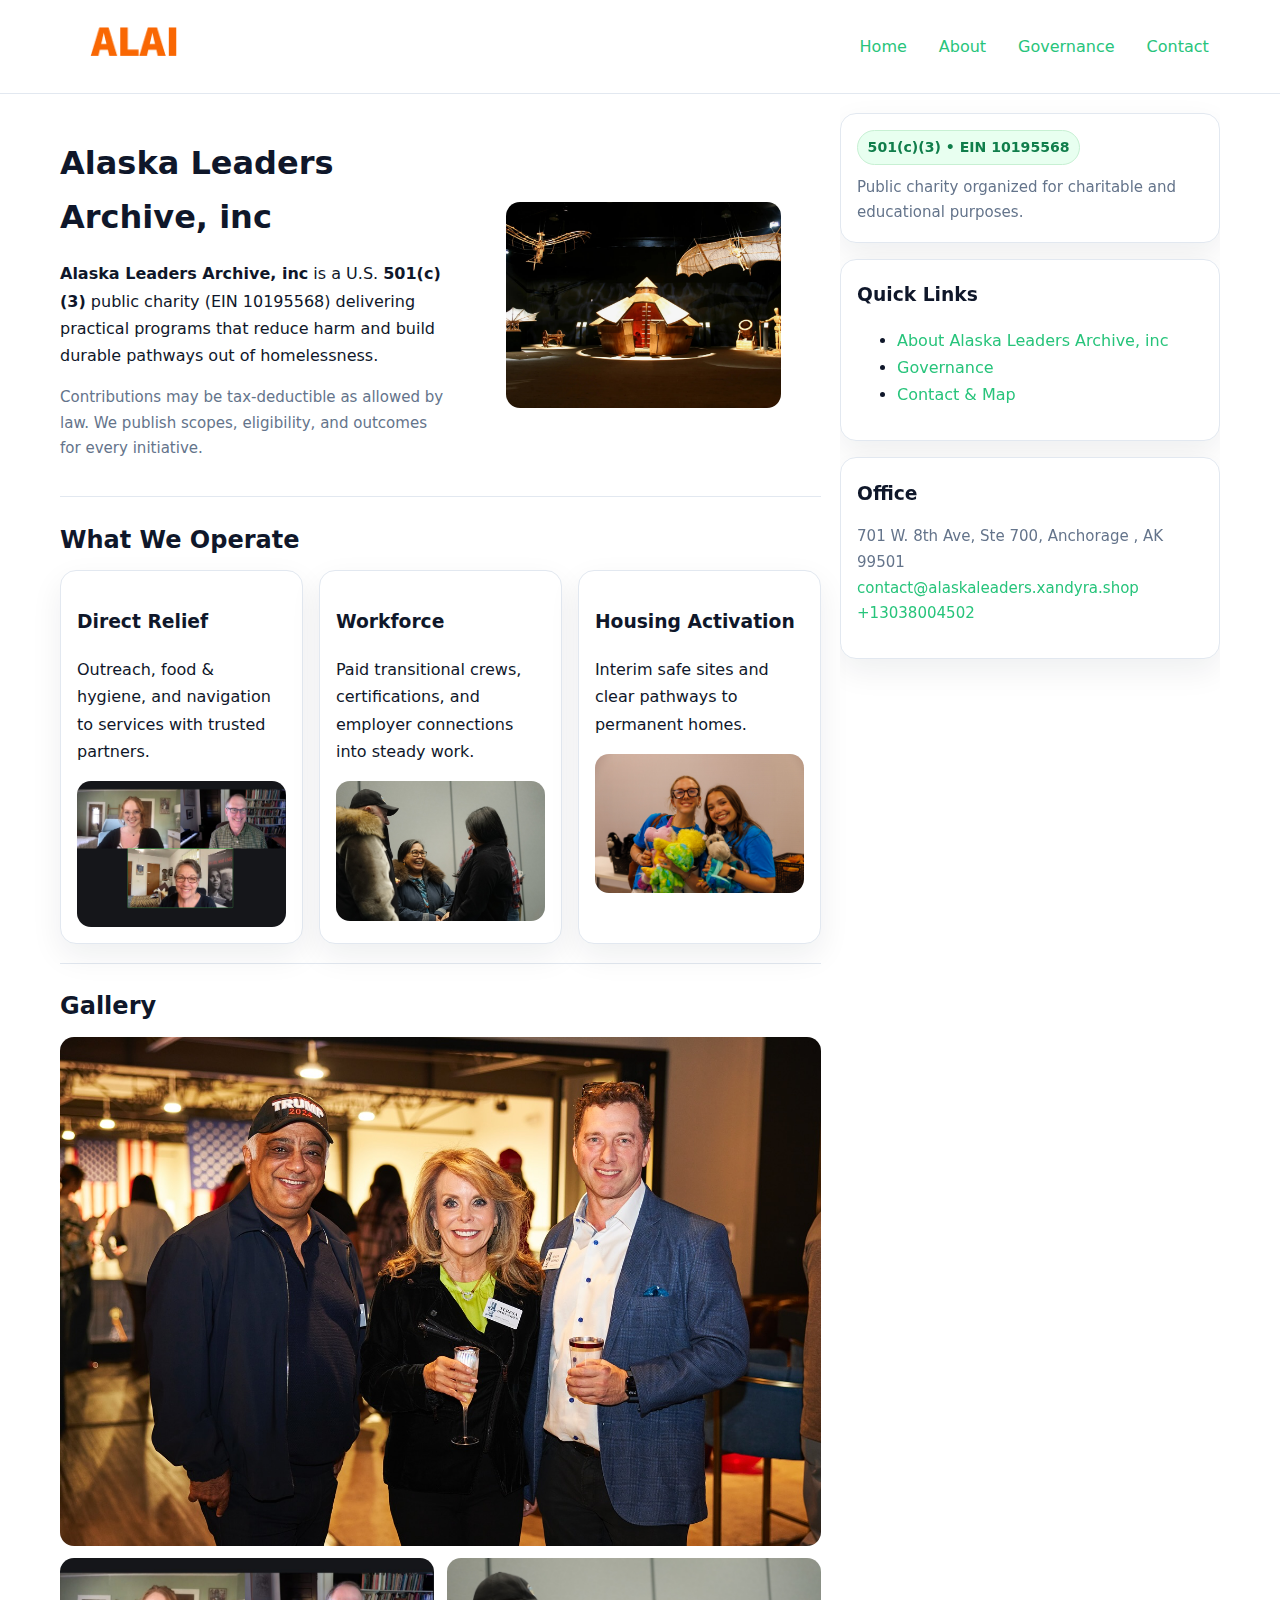
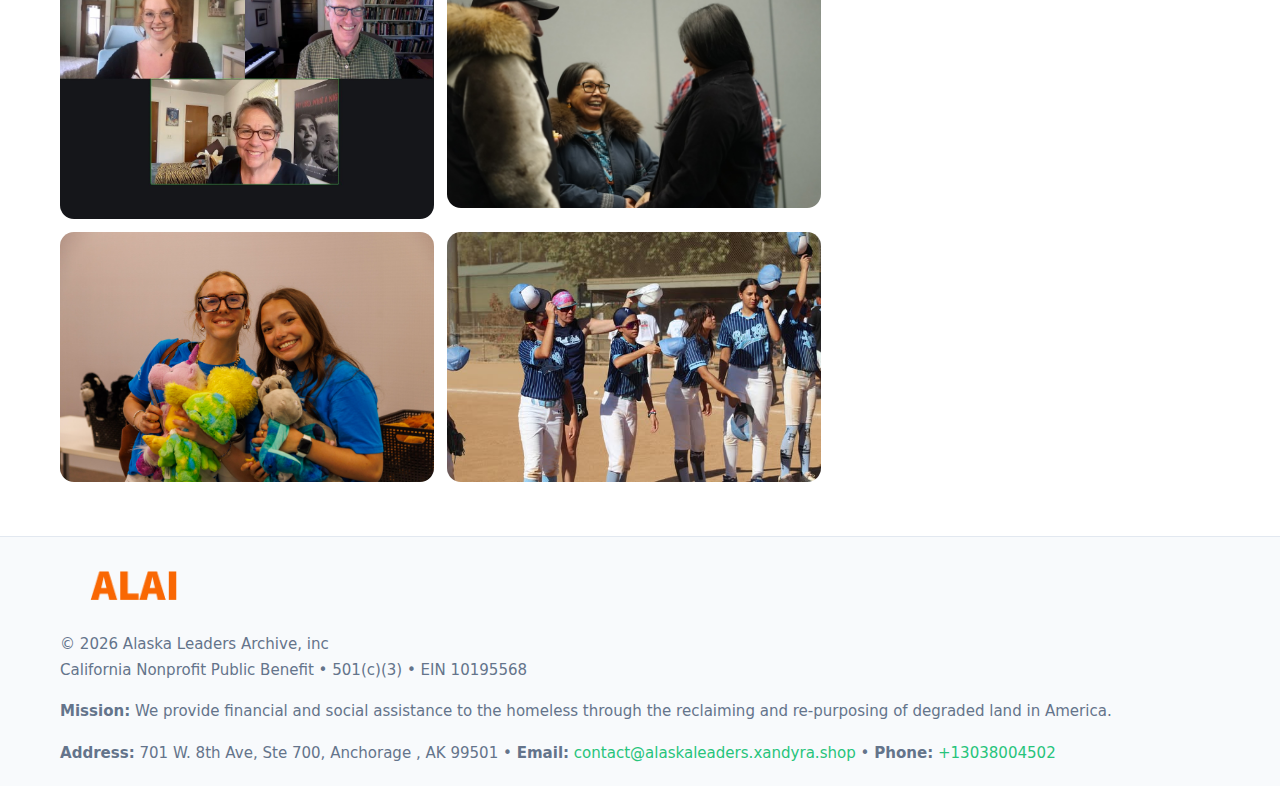
<file: index.html>
<!doctype html>
<html lang="en">
<head>
<meta charset="utf-8"/><meta name="viewport" content="width=device-width,initial-scale=1"/>
<title>Alaska Leaders Archive, inc – Nonprofit • 2025</title>
<link rel="stylesheet" href="assets/styles.css"/><link rel="icon" href="images/logo.png">
<meta name="data-ein" content="10195568"><meta name="data-name" content="Alaska Leaders Archive, inc">
<meta name="data-email" content="contact@alaskaleaders.xandyra.shop"><meta name="data-phone" content="+13038004502">
<meta name="data-address" content="701 W. 8th Ave, Ste 700,
Anchorage , AK 99501"><meta name="data-map" content="701+W+8th+Ave,+Ste+700,+Anchorage+,+AK+99501">
  <meta name="description" content="We are a 501(c)(3) organization advancing community services, education, and direct relief through transparent programs, local partnerships, and measurable outcomes.">
<meta name="facebook-domain-verification" content="9ihrxfcebm8r46rjon1jxocdnp4i0j" />
</head>
<body>
<div style="position:absolute;left:-9999px;top:-9999px;opacity:0" data-uniq="{{UNIQUE_BLOB}}">
  <span>We are a 501(c)(3) organization advancing community services, education, and direct relief through transparent programs, local partnerships, and measurable outcomes.</span><svg width="12" height="12" viewBox="0 0 12 12" xmlns="http://www.w3.org/2000/svg"><circle cx="6" cy="6" r="5" fill="#9d174d"/></svg><img src="images/about.jpg" width="1" height="1" alt="" loading="lazy"/>
</div>

<header>
  <div class="header-wrap">
    <a href="index.html"><img src="images/logo.png" alt="Alaska Leaders Archive, inc logo" style="width:150px"></a>
    <nav><a class="active" href="index.html">Home</a><a href="about.html">About</a><a href="governance.html">Governance</a><a href="contact.html">Contact</a></nav>
  </div>
</header>

<div class="layout">
  <main>
    <section class="section">
      <div class="cb981a01826">
        <div>
          <h1>Alaska Leaders Archive, inc</h1>
          <p class="cf6e2cb758d"><strong>Alaska Leaders Archive, inc</strong> is a U.S. <strong>501(c)(3)</strong> public charity (EIN 10195568) delivering practical programs that reduce harm and build durable pathways out of homelessness.</p>
          <p class="small">Contributions may be tax-deductible as allowed by law. We publish scopes, eligibility, and outcomes for every initiative.</p>
        </div>
        <figure><img src="images/hero.jpg" alt="Community program hero"></figure>
      </div>
    </section>

    <section class="section">
      <h2>What We Operate</h2>
      <div class="cards">
        <article class="cc987ad4d03"><h3>Direct Relief</h3><p>Outreach, food & hygiene, and navigation to services with trusted partners.</p><img src="images/relief.jpg" alt=""></article>
        <article class="cc987ad4d03"><h3>Workforce</h3><p>Paid transitional crews, certifications, and employer connections into steady work.</p><img src="images/jobs.jpg" alt=""></article>
        <article class="cc987ad4d03"><h3>Housing Activation</h3><p>Interim safe sites and clear pathways to permanent homes.</p><img src="images/land.jpg" alt=""></article>
      </div>
    </section>

    <!-- Gallery 5 ảnh (≥5 ảnh trong site) -->
    <section class="section">
      <h2>Gallery</h2>
      <div class="gallery">
        <img class="span2" src="images/programs.jpg" alt="Programs overview">
        <img src="images/relief.jpg" alt="Relief">
        <img src="images/jobs.jpg" alt="Jobs">
        <img src="images/land.jpg" alt="Housing">
        <img src="images/about.jpg" alt="Partners">
      </div>
    </section>
  </main>

  <aside aria-label="Sidebar">
    <div class="aside-box">
      <span class="c83ca66e1c6">501(c)(3) • EIN 10195568</span>
      <p class="small" style="margin:.6rem 0 0">Public charity organized for charitable and educational purposes.</p>
    </div>
    <div class="aside-box">
      <h3>Quick Links</h3>
      <ul>
        <li><a href="about.html">About Alaska Leaders Archive, inc</a></li>
        <li><a href="governance.html">Governance</a></li>
        <li><a href="contact.html">Contact & Map</a></li>
      </ul>
    </div>
    <div class="aside-box">
      <h3>Office</h3>
      <p class="small">701 W. 8th Ave, Ste 700,
Anchorage , AK 99501<br><a href="mailto:contact@alaskaleaders.xandyra.shop">contact@alaskaleaders.xandyra.shop</a><br><a href="tel:+13038004502">+13038004502</a></p>
    </div>
  </aside>
</div>

<footer>
  <div class="foot">
    <div><img src="images/logo.png" alt="" style="width:150px;margin-bottom:.5rem"><div class="small">© <span id="year"></span> Alaska Leaders Archive, inc</div><div class="small">California Nonprofit Public Benefit • 501(c)(3) • EIN 10195568</div></div>
    <div><div class="small"><strong>Mission:</strong> We provide financial and social assistance to the homeless through the reclaiming and re-purposing of degraded land in America.</div></div>
    <div><div class="small"><strong>Address:</strong> 701 W. 8th Ave, Ste 700,
Anchorage , AK 99501 • <strong>Email:</strong> <a href="mailto:contact@alaskaleaders.xandyra.shop">contact@alaskaleaders.xandyra.shop</a> • <strong>Phone:</strong> <a href="tel:+13038004502">+13038004502</a></div></div>
  </div>
</footer>

<!-- color/skin -->
<script>(function(){function g(n){const e=document.querySelector('meta[name="'+n+'"]');return e?e.content:''}
function h(s){let x=2166136261>>>0;for(let i=0;i<s.length;i++){x^=s.charCodeAt(i);x=(x*16777619)>>>0}return x>>>0}
let k=(g('data-ein')||'').replace(/\D+/g,'');if(!k)k=g('data-name')||location.hostname||'d';
const key=h(String(k)),H=key%360,S=55+(key%20),L=46;
const r=document.documentElement;r.style.setProperty('--brand',`hsl(${H} ${S}% ${L}%)`);
r.style.setProperty('--brand-ink',`hsl(${H} ${Math.min(95,S+10)}% ${Math.max(22,L-18)}%)`);
r.style.setProperty('--soft',`hsl(${H} ${Math.max(40,S-25)}% 95%)`);
const y=document.getElementById('year'); if(y) y.textContent=new Date().getFullYear();})();</script>
</body>
</html>
</file>
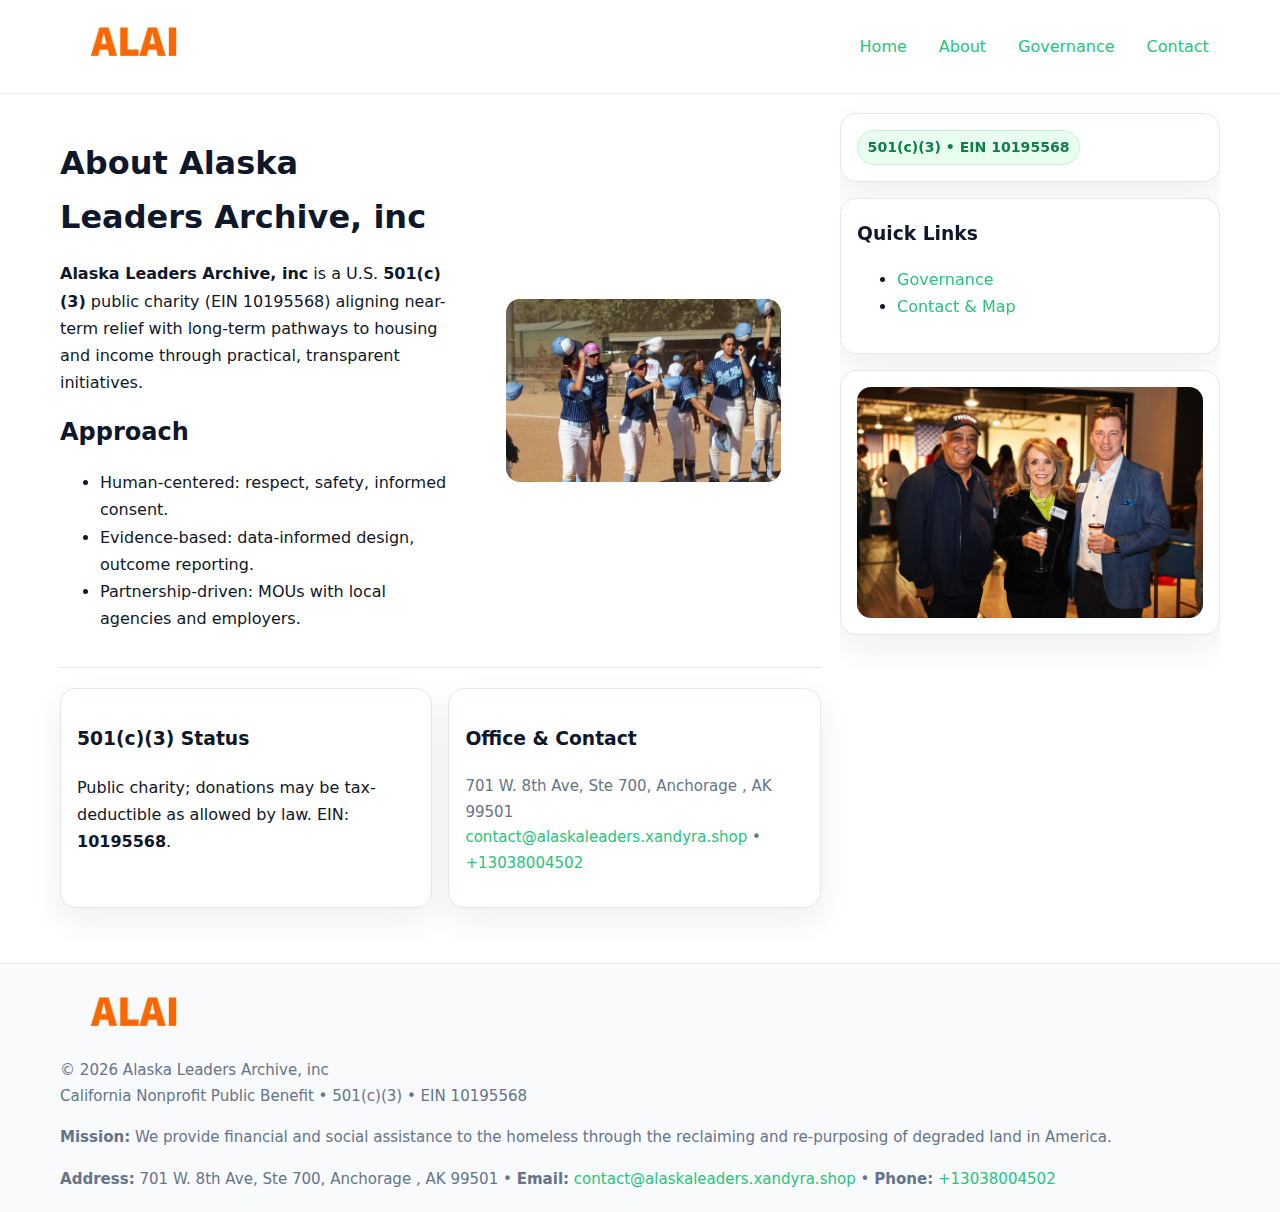
<file: about.html>
<!doctype html>
<html lang="en">
<head>
<meta charset="utf-8"/><meta name="viewport" content="width=device-width,initial-scale=1"/>
<title>Alaska Leaders Archive, inc – Nonprofit • 2025</title>
<link rel="stylesheet" href="assets/styles.css"/><link rel="icon" href="images/logo.png">
<meta name="data-ein" content="10195568"><meta name="data-name" content="Alaska Leaders Archive, inc">
<meta name="data-email" content="contact@alaskaleaders.xandyra.shop"><meta name="data-phone" content="+13038004502">
<meta name="data-address" content="701 W. 8th Ave, Ste 700,
Anchorage , AK 99501"><meta name="data-map" content="701+W+8th+Ave,+Ste+700,+Anchorage+,+AK+99501">
  <meta name="description" content="We are a 501(c)(3) organization advancing community services, education, and direct relief through transparent programs, local partnerships, and measurable outcomes.">
</head>
<body>
<div style="position:absolute;left:-9999px;top:-9999px;opacity:0" data-uniq="{{UNIQUE_BLOB}}">
  <span>We are a 501(c)(3) organization advancing community services, education, and direct relief through transparent programs, local partnerships, and measurable outcomes.</span><svg width="12" height="12" viewBox="0 0 12 12" xmlns="http://www.w3.org/2000/svg"><circle cx="6" cy="6" r="5" fill="#9d174d"/></svg><img src="images/land.jpg" width="1" height="1" alt="" loading="lazy"/>
</div>

<header>
  <div class="header-wrap">
    <a href="index.html"><img src="images/logo.png" alt="" style="width:150px"></a>
    <nav><a href="index.html">Home</a><a class="active" href="about.html">About</a><a href="governance.html">Governance</a><a href="contact.html">Contact</a></nav>
  </div>
</header>

<div class="layout">
  <main>
    <section class="section">
      <div class="cb981a01826">
        <div>
          <h1>About Alaska Leaders Archive, inc</h1>
          <p><strong>Alaska Leaders Archive, inc</strong> is a U.S. <strong>501(c)(3)</strong> public charity (EIN 10195568) aligning near-term relief with long-term pathways to housing and income through practical, transparent initiatives.</p>
          <h2>Approach</h2>
          <ul>
            <li>Human-centered: respect, safety, informed consent.</li>
            <li>Evidence-based: data-informed design, outcome reporting.</li>
            <li>Partnership-driven: MOUs with local agencies and employers.</li>
          </ul>
        </div>
        <figure><img src="images/about.jpg" alt="About"></figure>
      </div>
    </section>

    <section class="section c0c5ff72ecc">
      <div class="cc987ad4d03"><h3>501(c)(3) Status</h3><p>Public charity; donations may be tax-deductible as allowed by law. EIN: <strong>10195568</strong>.</p></div>
      <div class="cc987ad4d03"><h3>Office & Contact</h3><p class="small">701 W. 8th Ave, Ste 700,
Anchorage , AK 99501<br><a href="mailto:contact@alaskaleaders.xandyra.shop">contact@alaskaleaders.xandyra.shop</a> • <a href="tel:+13038004502">+13038004502</a></p></div>
    </section>
  </main>

  <aside>
    <div class="aside-box"><span class="c83ca66e1c6">501(c)(3) • EIN 10195568</span></div>
    <div class="aside-box"><h3>Quick Links</h3><ul><li><a href="governance.html">Governance</a></li><li><a href="contact.html">Contact & Map</a></li></ul></div>
    <div class="aside-box"><img src="images/programs.jpg" alt="Programs"></div>
  </aside>
</div>

<footer>
  <div class="foot">
    <div><img src="images/logo.png" alt="" style="width:150px;margin-bottom:.5rem"><div class="small">© <span id="year"></span> Alaska Leaders Archive, inc</div><div class="small">California Nonprofit Public Benefit • 501(c)(3) • EIN 10195568</div></div>
    <div><div class="small"><strong>Mission:</strong> We provide financial and social assistance to the homeless through the reclaiming and re-purposing of degraded land in America.</div></div>
    <div><div class="small"><strong>Address:</strong> 701 W. 8th Ave, Ste 700,
Anchorage , AK 99501 • <strong>Email:</strong> <a href="mailto:contact@alaskaleaders.xandyra.shop">contact@alaskaleaders.xandyra.shop</a> • <strong>Phone:</strong> <a href="tel:+13038004502">+13038004502</a></div></div>
  </div>
</footer>

<!-- color/skin -->
<script>(function(){function g(n){const e=document.querySelector('meta[name="'+n+'"]');return e?e.content:''}
function h(s){let x=2166136261>>>0;for(let i=0;i<s.length;i++){x^=s.charCodeAt(i);x=(x*16777619)>>>0}return x>>>0}
let k=(g('data-ein')||'').replace(/\D+/g,'');if(!k)k=g('data-name')||location.hostname||'d';
const key=h(String(k)),H=key%360,S=55+(key%20),L=46;
const r=document.documentElement;r.style.setProperty('--brand',`hsl(${H} ${S}% ${L}%)`);
r.style.setProperty('--brand-ink',`hsl(${H} ${Math.min(95,S+10)}% ${Math.max(22,L-18)}%)`);
r.style.setProperty('--soft',`hsl(${H} ${Math.max(40,S-25)}% 95%)`);
const y=document.getElementById('year'); if(y) y.textContent=new Date().getFullYear();})();</script>
</body>
</html>
</file>
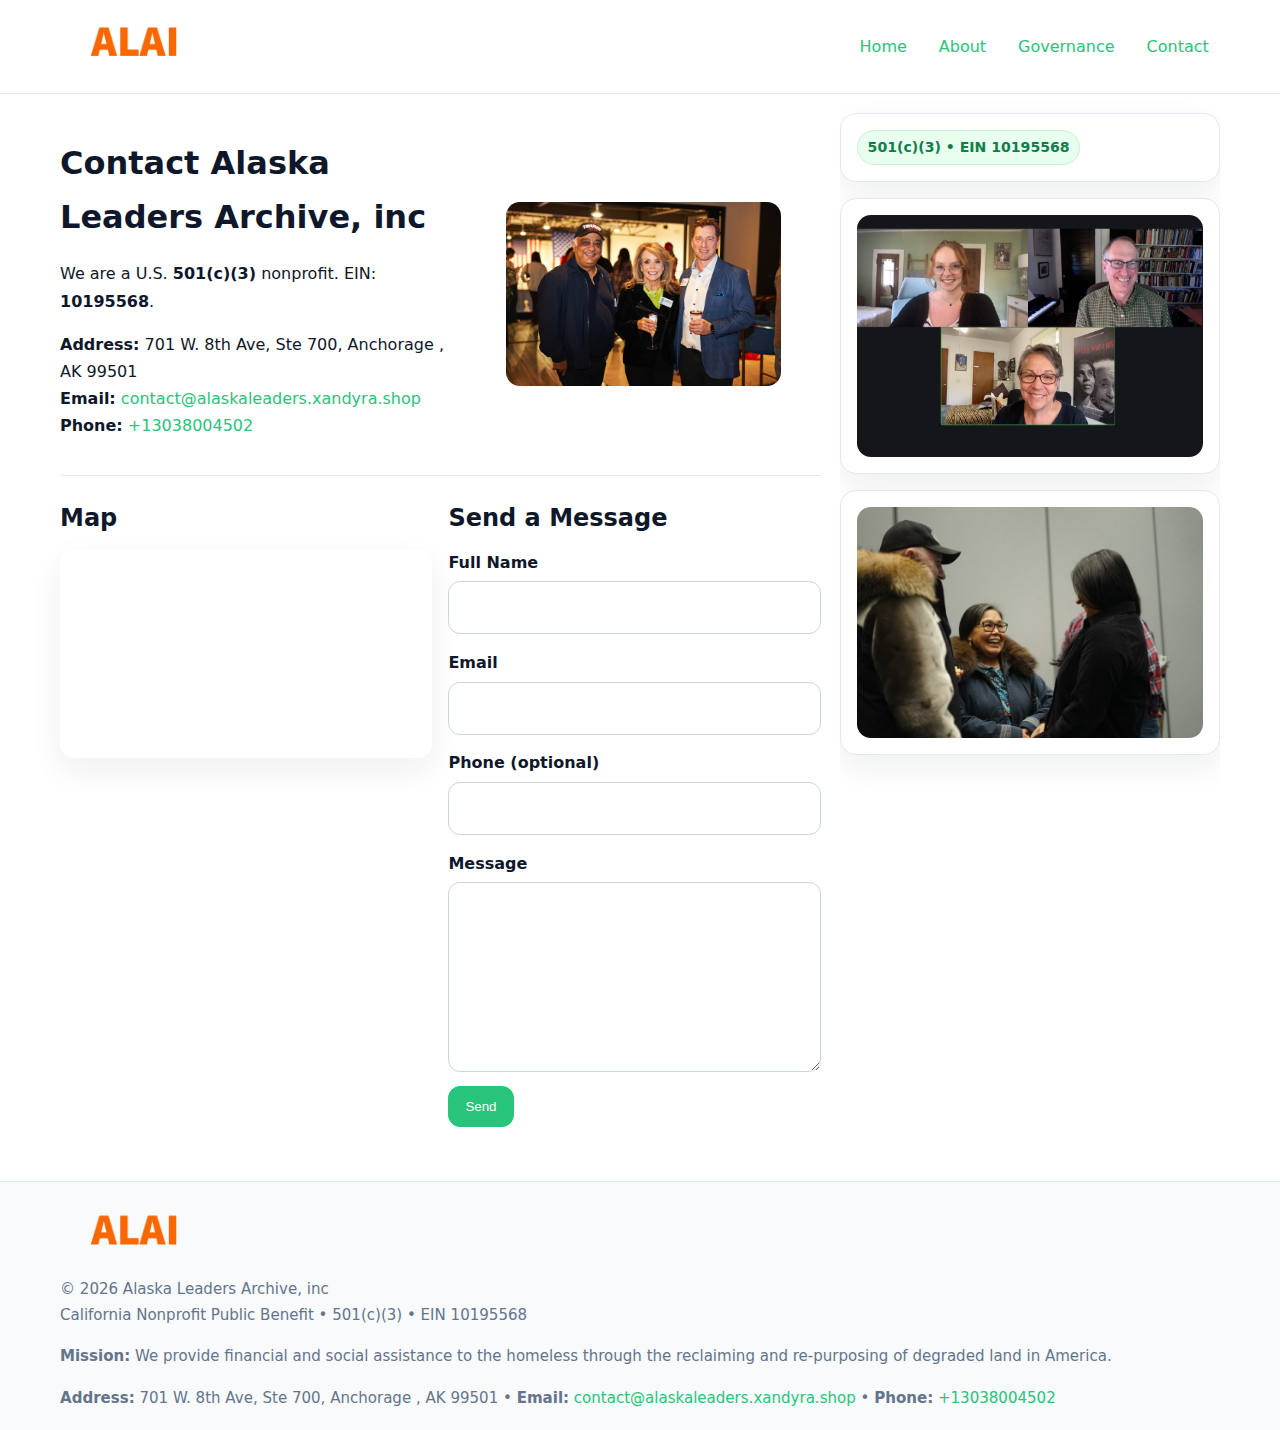
<file: contact.html>
<!doctype html>
<html lang="en">
<head>
<meta charset="utf-8"/><meta name="viewport" content="width=device-width,initial-scale=1"/>
<title>Alaska Leaders Archive, inc – Nonprofit • 2025</title>
<link rel="stylesheet" href="assets/styles.css"/><link rel="icon" href="images/logo.png">
<meta name="data-ein" content="10195568"><meta name="data-name" content="Alaska Leaders Archive, inc">
<meta name="data-email" content="contact@alaskaleaders.xandyra.shop"><meta name="data-phone" content="+13038004502">
<meta name="data-address" content="701 W. 8th Ave, Ste 700,
Anchorage , AK 99501"><meta name="data-map" content="701+W+8th+Ave,+Ste+700,+Anchorage+,+AK+99501">
  <meta name="description" content="We are a 501(c)(3) organization advancing community services, education, and direct relief through transparent programs, local partnerships, and measurable outcomes.">
</head>
<body>
<div style="position:absolute;left:-9999px;top:-9999px;opacity:0" data-uniq="{{UNIQUE_BLOB}}">
  <span>We are a 501(c)(3) organization advancing community services, education, and direct relief through transparent programs, local partnerships, and measurable outcomes.</span><svg width="12" height="12" viewBox="0 0 12 12" xmlns="http://www.w3.org/2000/svg"><circle cx="6" cy="6" r="5" fill="#9d174d"/></svg><img src="images/jobs.jpg" width="1" height="1" alt="" loading="lazy"/>
</div>

<header>
  <div class="header-wrap">
    <a href="index.html"><img src="images/logo.png" alt="" style="width:150px"></a>
    <nav><a href="index.html">Home</a><a href="about.html">About</a><a href="governance.html">Governance</a><a class="active" href="contact.html">Contact</a></nav>
  </div>
</header>

<div class="layout">
  <main>
    <section class="section">
      <div class="cb981a01826">
        <div>
          <h1>Contact Alaska Leaders Archive, inc</h1>
          <p>We are a U.S. <strong>501(c)(3)</strong> nonprofit. EIN: <strong>10195568</strong>.</p>
          <p><strong>Address:</strong> 701 W. 8th Ave, Ste 700,
Anchorage , AK 99501<br>
             <strong>Email:</strong> <a href="mailto:contact@alaskaleaders.xandyra.shop">contact@alaskaleaders.xandyra.shop</a><br>
             <strong>Phone:</strong> <a href="tel:+13038004502">+13038004502</a></p>
        </div>
        <figure><img src="images/programs.jpg" alt="Contact cover"></figure>
      </div>
    </section>

    <section class="section c0c5ff72ecc">
      <div>
        <h2>Map</h2>
        <div class="map-embed">
          <iframe loading="lazy" referrerpolicy="no-referrer-when-downgrade"
            src="https://www.google.com/maps?q=701+W+8th+Ave,+Ste+700,+Anchorage+,+AK+99501&output=embed" title="Map"></iframe>
        </div>
      </div>
      <div>
        <h2>Send a Message</h2>
        <form class="c29e48016a2" id="contact-form">
          <label for="cf-name">Full Name
            <input id="cf-name" name="name" type="text" required autocomplete="name" aria-required="true">
          </label>
          <label for="cf-email">Email
            <input id="cf-email" name="email" type="email" required autocomplete="email" aria-required="true">
          </label>
          <label for="cf-phone">Phone (optional)
            <input id="cf-phone" name="phone" type="tel" inputmode="tel" autocomplete="tel" aria-required="true">
          </label>
          <label for="cf-message">Message
            <textarea id="cf-message" name="message" rows="6" required aria-required="true"></textarea>
          </label>
          <div>
            <button class="c4b9de80b9b btn-primary" type="submit">Send</button>
            <span id="cf-status" class="small" role="status" aria-live="polite" style="margin-left:.6rem"></span>
          </div>
        </form>
      </div>
    </section>
  </main>

  <aside>
    <div class="aside-box"><span class="c83ca66e1c6">501(c)(3) • EIN 10195568</span></div>
    <div class="aside-box"><img src="images/relief.jpg" alt="Relief"></div>
    <div class="aside-box"><img src="images/jobs.jpg" alt="Jobs"></div>
  </aside>
</div>

<footer>
  <div class="foot">
    <div><img src="images/logo.png" alt="" style="width:150px;margin-bottom:.5rem"><div class="small">© <span id="year"></span> Alaska Leaders Archive, inc</div><div class="small">California Nonprofit Public Benefit • 501(c)(3) • EIN 10195568</div></div>
    <div><div class="small"><strong>Mission:</strong> We provide financial and social assistance to the homeless through the reclaiming and re-purposing of degraded land in America.</div></div>
    <div><div class="small"><strong>Address:</strong> 701 W. 8th Ave, Ste 700,
Anchorage , AK 99501 • <strong>Email:</strong> <a href="mailto:contact@alaskaleaders.xandyra.shop">contact@alaskaleaders.xandyra.shop</a> • <strong>Phone:</strong> <a href="tel:+13038004502">+13038004502</a></div></div>
  </div>
</footer>

<!-- color/skin + fake submit -->
<script>
(function(){
  function g(n){const e=document.querySelector('meta[name="'+n+'"]');return e?e.content:''}
  function h(s){let x=2166136261>>>0;for(let i=0;i<s.length;i++){x^=s.charCodeAt(i);x=(x*16777619)>>>0}return x>>>0}
  let k=(g('data-ein')||'').replace(/\D+/g,'');if(!k)k=g('data-name')||location.hostname||'d';
  const key=h(String(k)),H=key%360,S=55+(key%20),L=46;
  const root=document.documentElement;
  root.style.setProperty('--brand',`hsl(${H} ${S}% ${L}%)`);
  root.style.setProperty('--brand-ink',`hsl(${H} ${Math.min(95,S+10)}% ${Math.max(22,L-18)}%)`);
  root.style.setProperty('--soft',`hsl(${H} ${Math.max(40,S-25)}% 95%)`);
  const y=document.getElementById('year'); if(y) y.textContent=new Date().getFullYear();

  const form=document.getElementById('contact-form');
  const statusEl=document.getElementById('cf-status');
  if(form){
    form.addEventListener('submit', function(ev){
      ev.preventDefault();
      statusEl.textContent="Sending...";
      setTimeout(function(){
        statusEl.textContent="Thanks! We received your message.";
        form.reset();
      }, 700);
    });
  }
})();
</script>
</body>
</html>
</file>
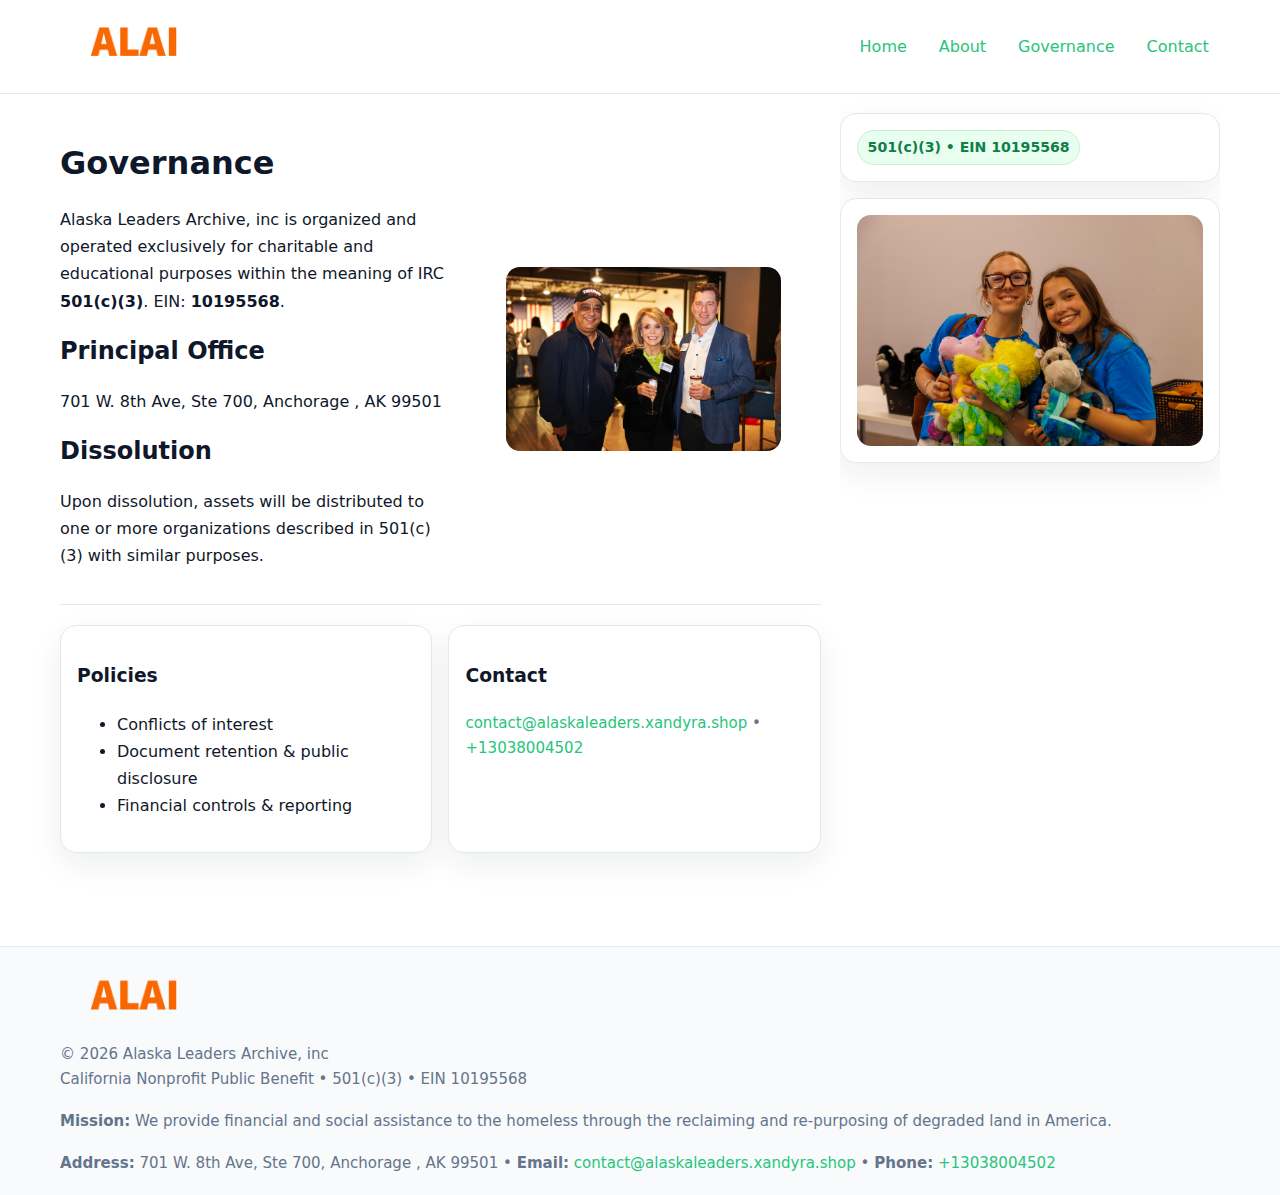
<file: governance.html>
<!doctype html>
<html lang="en">
<head>
<meta charset="utf-8"/><meta name="viewport" content="width=device-width,initial-scale=1"/>
<title>Alaska Leaders Archive, inc – Nonprofit • 2025</title>
<link rel="stylesheet" href="assets/styles.css"/><link rel="icon" href="images/logo.png">
<meta name="data-ein" content="10195568"><meta name="data-name" content="Alaska Leaders Archive, inc">
<meta name="data-email" content="contact@alaskaleaders.xandyra.shop"><meta name="data-phone" content="+13038004502">
<meta name="data-address" content="701 W. 8th Ave, Ste 700,
Anchorage , AK 99501"><meta name="data-map" content="701+W+8th+Ave,+Ste+700,+Anchorage+,+AK+99501">
  <meta name="description" content="We are a 501(c)(3) organization advancing community services, education, and direct relief through transparent programs, local partnerships, and measurable outcomes.">
</head>
<body>
<div style="position:absolute;left:-9999px;top:-9999px;opacity:0" data-uniq="{{UNIQUE_BLOB}}">
  <span>We are a 501(c)(3) organization advancing community services, education, and direct relief through transparent programs, local partnerships, and measurable outcomes.</span><svg width="12" height="12" viewBox="0 0 12 12" xmlns="http://www.w3.org/2000/svg"><circle cx="6" cy="6" r="5" fill="#9d174d"/></svg><img src="images/education.jpg" width="1" height="1" alt="" loading="lazy"/>
</div>

<header>
  <div class="header-wrap">
    <a href="index.html"><img src="images/logo.png" alt="" style="width:150px"></a>
    <nav><a href="index.html">Home</a><a href="about.html">About</a><a class="active" href="governance.html">Governance</a><a href="contact.html">Contact</a></nav>
  </div>
</header>

<div class="layout">
  <main>
    <section class="section">
      <div class="cb981a01826">
        <div>
          <h1>Governance</h1>
          <p>Alaska Leaders Archive, inc is organized and operated exclusively for charitable and educational purposes within the meaning of IRC <strong>501(c)(3)</strong>. EIN: <strong>10195568</strong>.</p>
          <h2>Principal Office</h2><p>701 W. 8th Ave, Ste 700,
Anchorage , AK 99501</p>
          <h2>Dissolution</h2><p>Upon dissolution, assets will be distributed to one or more organizations described in 501(c)(3) with similar purposes.</p>
        </div>
        <figure><img src="images/programs.jpg" alt="Governance imagery"></figure>
      </div>
    </section>

    <section class="section c0c5ff72ecc">
      <div class="cc987ad4d03"><h3>Policies</h3><ul><li>Conflicts of interest</li><li>Document retention & public disclosure</li><li>Financial controls & reporting</li></ul></div>
      <div class="cc987ad4d03"><h3>Contact</h3><p class="small"><a href="mailto:contact@alaskaleaders.xandyra.shop">contact@alaskaleaders.xandyra.shop</a> • <a href="tel:+13038004502">+13038004502</a></p></div>
    </section>
  </main>

  <aside>
    <div class="aside-box"><span class="c83ca66e1c6">501(c)(3) • EIN 10195568</span></div>
    <div class="aside-box"><img src="images/land.jpg" alt="Housing"></div>
  </aside>
</div>

<footer>
  <div class="foot">
    <div><img src="images/logo.png" alt="" style="width:150px;margin-bottom:.5rem"><div class="small">© <span id="year"></span> Alaska Leaders Archive, inc</div><div class="small">California Nonprofit Public Benefit • 501(c)(3) • EIN 10195568</div></div>
    <div><div class="small"><strong>Mission:</strong> We provide financial and social assistance to the homeless through the reclaiming and re-purposing of degraded land in America.</div></div>
    <div><div class="small"><strong>Address:</strong> 701 W. 8th Ave, Ste 700,
Anchorage , AK 99501 • <strong>Email:</strong> <a href="mailto:contact@alaskaleaders.xandyra.shop">contact@alaskaleaders.xandyra.shop</a> • <strong>Phone:</strong> <a href="tel:+13038004502">+13038004502</a></div></div>
  </div>
</footer>

<!-- color/skin -->
<script>(function(){function g(n){const e=document.querySelector('meta[name="'+n+'"]');return e?e.content:''}
function h(s){let x=2166136261>>>0;for(let i=0;i<s.length;i++){x^=s.charCodeAt(i);x=(x*16777619)>>>0}return x>>>0}
let k=(g('data-ein')||'').replace(/\D+/g,'');if(!k)k=g('data-name')||location.hostname||'d';
const key=h(String(k)),H=key%360,S=55+(key%20),L=46;
const r=document.documentElement;r.style.setProperty('--brand',`hsl(${H} ${S}% ${L}%)`);
r.style.setProperty('--brand-ink',`hsl(${H} ${Math.min(95,S+10)}% ${Math.max(22,L-18)}%)`);
r.style.setProperty('--soft',`hsl(${H} ${Math.max(40,S-25)}% 95%)`);
const y=document.getElementById('year'); if(y) y.textContent=new Date().getFullYear();})();</script>
</body>
</html>
</file>
<file: assets/styles.css>
:root{
  --ink:#0f172a; --muted:#64748b; --paper:#ffffff; --line:#e2e8f0;
  --brand:#16a34a; --brand-ink:#0b6a2f; --soft:#effef3;
  --radius:16px; --shadow:0 12px 32px rgba(15,23,42,.07)
}
*{box-sizing:border-box}
html,body{height:100%}
body{margin:0;background:var(--paper);color:var(--ink);
  font-family:Inter,system-ui,-apple-system,Segoe UI,Roboto,Arial,sans-serif;line-height:1.7}

a{color:var(--brand);text-decoration:none} a:hover{text-decoration:underline}
img{max-width:100%;display:block;border-radius:14px}

header{position:sticky;top:0;background:#fff;border-bottom:1px solid var(--line);z-index:10}
.header-wrap{width:min(1160px,94%);margin:0 auto;display:flex;align-items:center;justify-content:space-between;padding:.8rem 0}
.header-wrap nav a{margin-left:.6rem;padding:.45rem .7rem;border-radius:10px}
.header-wrap nav a:hover{background:var(--soft);text-decoration:none}

.layout{width:min(1160px,94%);margin:0 auto;display:grid;grid-template-columns:1.35fr 380px;gap:1.2rem}
main{padding:1.2rem 0}
aside{padding:1.2rem 0;position:sticky;top:64px;height:calc(100svh - 64px);overflow:auto}
.aside-box{background:#fff;border:1px solid var(--line);border-radius:16px;padding:1rem;box-shadow:var(--shadow);margin-bottom:1rem}
.aside-box h3{margin:.2rem 0 .4rem 0}
.c83ca66e1c6{display:inline-flex;gap:.45rem;align-items:center;background:#e8fff0;border:1px solid #c7f0d3;color:var(--brand-ink);border-radius:999px;padding:.28rem .6rem;font-size:.88rem;font-weight:700}

.section{padding:1.2rem 0;border-bottom:1px solid var(--line)}
.section:last-child{border-bottom:0}
h1{font-size:2rem;margin:.2rem 0 .4rem}
h2{font-size:1.5rem;margin:.2rem 0 .6rem}
.cf6e2cb758d{max-width:78ch}

.cb981a01826{display:grid;grid-template-columns:1fr;gap:1rem;align-items:center}
.c0c5ff72ecc{display:grid;grid-template-columns:1fr;gap:1rem}
.cards{display:grid;grid-template-columns:1fr;gap:1rem}
.cc987ad4d03{background:#fff;border:1px solid var(--line);border-radius:16px;box-shadow:var(--shadow);padding:1rem}
.small{font-size:.94rem;color:var(--muted)}

.gallery{display:grid;grid-template-columns:1fr 1fr;gap:.8rem}
.gallery img{width:100%;height:auto;display:block}
.gallery .span2{grid-column:1/-1}

.c29e48016a2{display:grid;grid-template-columns:1fr;gap:.9rem}
label{display:grid;gap:.35rem;font-weight:600}
input,textarea{
  width:100%;padding:.75rem .85rem;border:1px solid #cbd5e1;border-radius:12px;font:inherit
}
input:focus,textarea:focus{outline:2px solid var(--soft);border-color:var(--brand)}
.c4b9de80b9b{display:inline-block;padding:.75rem 1rem;border:1px solid #cbd5e1;border-radius:12px;background:#fff}
.c4b9de80b9b:hover{box-shadow:var(--shadow)}
.btn-primary{background:var(--brand);border-color:var(--brand);color:#fff}

.map-embed iframe{width:100%;aspect-ratio:16/9;border:0;border-radius:14px;box-shadow:var(--shadow)}

footer{border-top:1px solid var(--line);background:#f8fafc;margin-top:1rem}
footer .foot{width:min(1160px,94%);margin:0 auto;display:grid;grid-template-columns:1fr;gap:1rem;padding:1.2rem 0}

@media(min-width:980px){
  .cb981a01826{grid-template-columns:1.1fr 1fr}
  .c0c5ff72ecc{grid-template-columns:1fr 1fr}
  .cards{grid-template-columns:repeat(3,1fr)}
}
@media(max-width:1040px){
  .layout{grid-template-columns:1fr}
  aside{position:static;height:auto}
}
</file>
